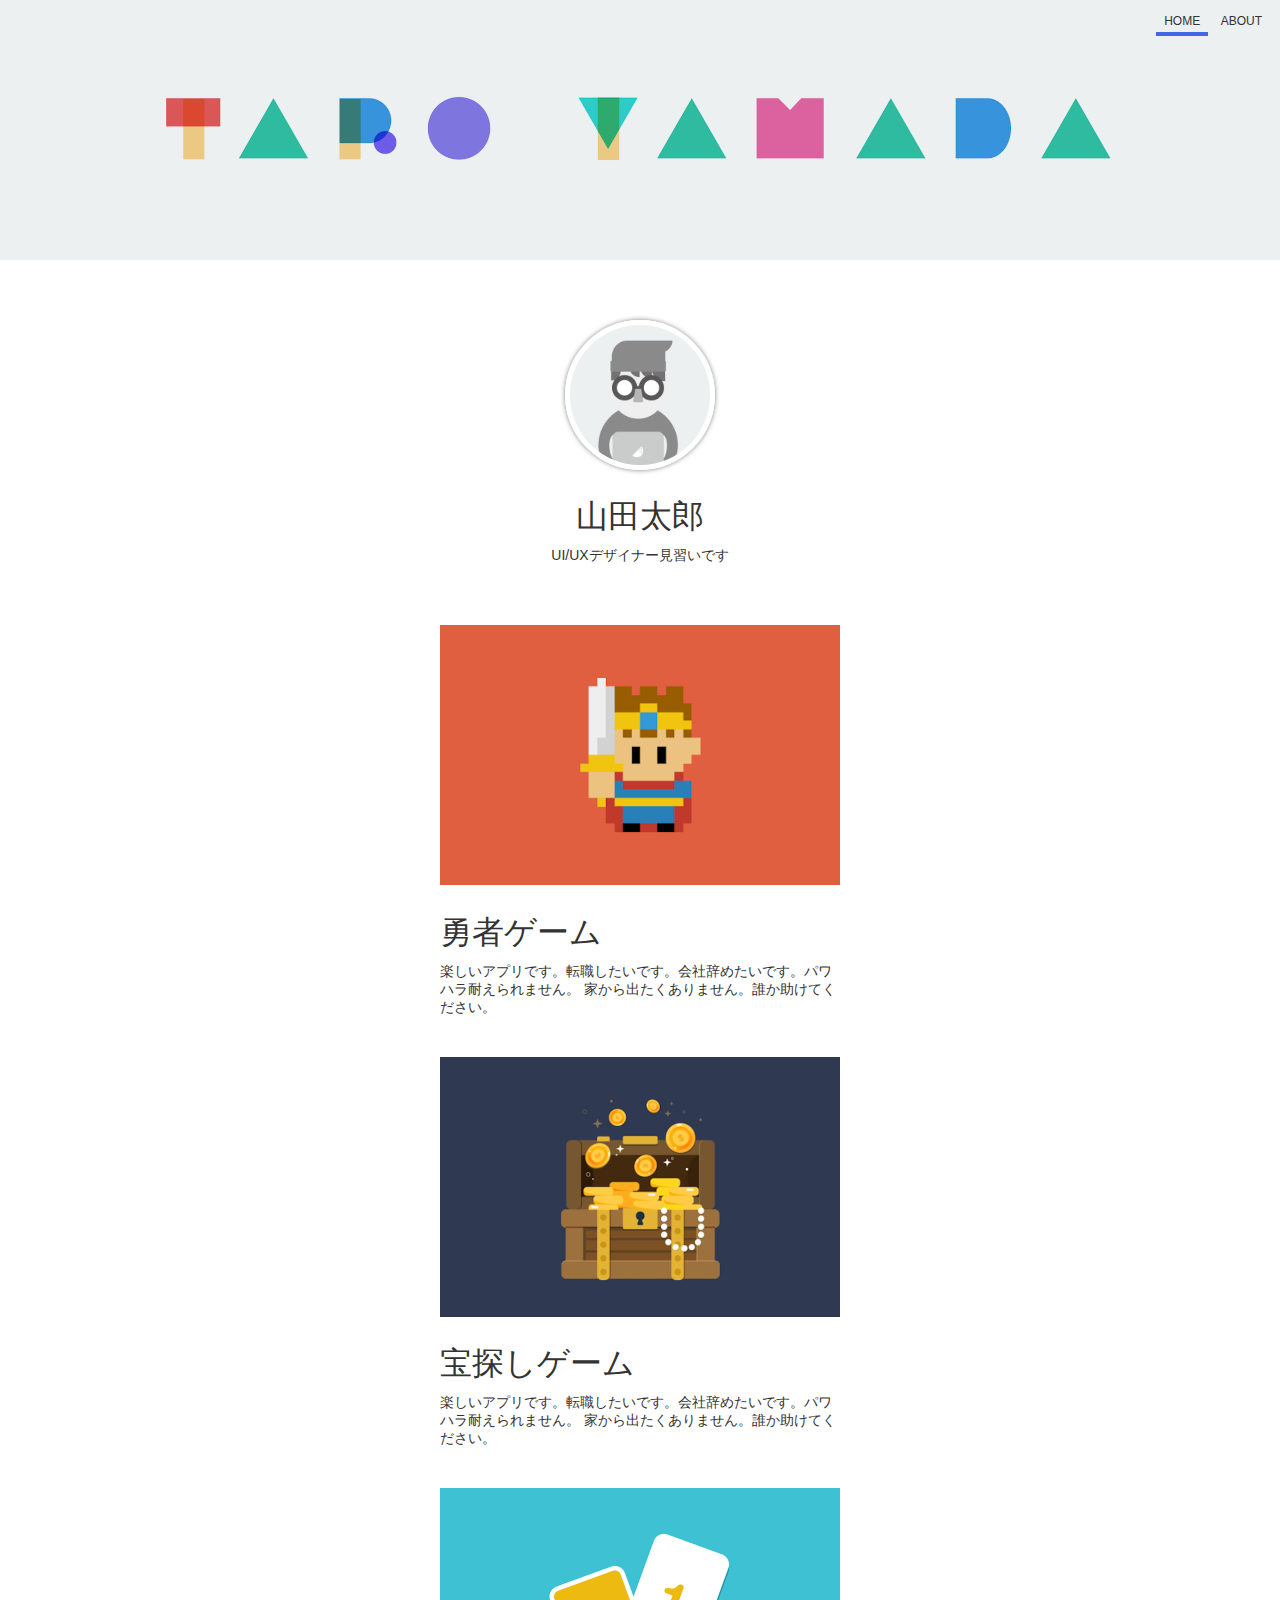
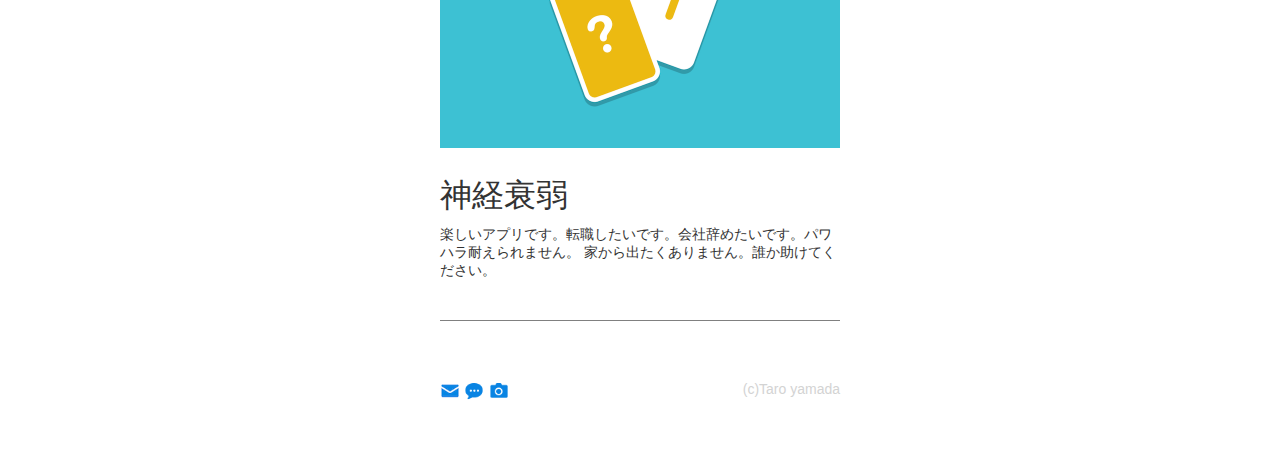
<file: index.html>
<!DOCTYPE html>
<html lang="ja">
  <head>
    <meta charset="utf-8">
    <title>太郎のポートフォリオサイト</title>
    <link rel="icon" href="favicon.ico">
    <meta name="description" content="太郎のポートフォリオサイトです。">
    <link rel="stylesheet" href="css/styles.css">
  </head>
  <body>
    <!-- header -->
    <header>
      <nav>
        <ul>
          <li class="current">
            <a href="index.html">
              HOME
            </a>
          </li>
          <li>
            <a href="about.html">
              ABOUT
            </a>
          </li>
        </ul>
      </nav>
    </header>

<section>
  <img src="html/taro.png" width="140" height="140" alt="太郎のアイコン" class="icon">
  <h1>山田太郎</h1>
  <p>UI/UXデザイナー見習いです</p>

<div class="works">
  <section>
    <img src="html/work1.png" width="400" height="260" alt="勇者ゲーム">
    <h1>勇者ゲーム</h1>
    <p>楽しいアプリです。転職したいです。会社辞めたいです。パワハラ耐えられません。
      家から出たくありません。誰か助けてください。</p>
    </section>

    <section>
      <img src="html/work2.png" width="400" height="260" alt="宝探しゲーム">
      <h1>宝探しゲーム</h1>
      <p>楽しいアプリです。転職したいです。会社辞めたいです。パワハラ耐えられません。
        家から出たくありません。誰か助けてください。</p>
      </section>

      <section>
        <img src="html/work3.png" width="400" height="260" alt="神経衰弱">
        <h1>神経衰弱</h1>
        <p>楽しいアプリです。転職したいです。会社辞めたいです。パワハラ耐えられません。
          家から出たくありません。誰か助けてください。</p>
        </section>
</div>
</section>

<footer>
  <ul>
    <li>
    <a href="mailto:flag735@gmail.com" target="_blank">
      <img src="html/mail.png" width="20" height="20" alt="メール送信">
    </a>
  </li>
    <li>
      <a href="https://dotinstall.com" target="_blank">
        <img src="html/blog.png" width="20" height="20" alt="ブログサイトへ">
      </a>
    </li>
    <li>
      <a href="https://dotinstall.com" target="_blank">
        <img src="html/photos.png" width="20" height="20" alt="写真サイトへ">
      </a>
    </li>
  </ul>
  <p>(c)Taro yamada</p>
</footer>
  </body>


</html>
</file>
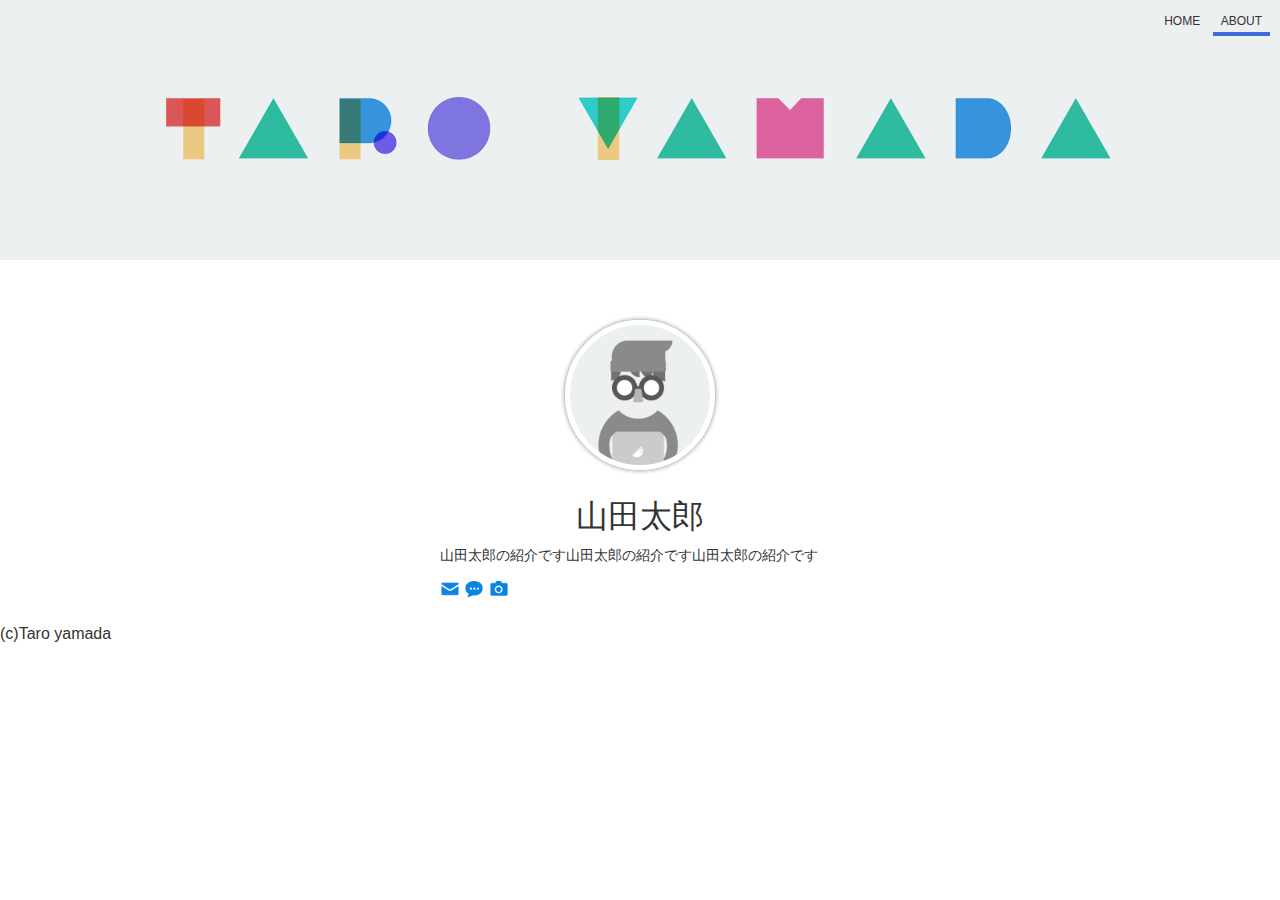
<file: about.html>
<!DOCTYPE html>
<html lang="ja">
  <head>
    <meta charset="utf-8">
    <title>山田太郎について</title>
    <link rel="icon" href="favicon.ico">
    <meta name="description" content="山田太郎について">
<link rel="stylesheet" href="css/styles.css">
  </head>
  <body>
    <!-- header -->
    <header>
      <nav>
        <ul>
          <li>
            <a href="index.html">
              HOME
            </a>
          </li>
          <li class="current">
            <a href="about.html">
              ABOUT
            </a>
          </li>
        </ul>
      </nav>
    </header>

<section class="about">
  <img src="html/taro.png" width="140" height="140" alt="太郎のアイコン" class="icon">
  <h1>山田太郎</h1>
  <p>山田太郎の紹介です山田太郎の紹介です山田太郎の紹介です</p>
</section>

<footer>
  <ul>
    <li>
    <a href="mailto:flag735@gmail.com" target="_blank">
      <img src="html/mail.png" width="20" height="20" alt="メール送信">
    </a>
  </li>
    <li>
      <a href="https://dotinstall.com" target="_blank">
        <img src="html/blog.png" width="20" height="20" alt="ブログサイトへ">
      </a>
    </li>
    <li>
      <a href="https://dotinstall.com" target="_blank">
        <img src="html/photos.png" width="20" height="20" alt="写真サイトへ">
      </a>
    </li>
  </ul>
</footer>
        <p>(c)Taro yamada</p>
  </body>


</html>
</file>
<file: css/styles.css>
body{
  color: #333;
  font-family: Verdana, sans-serif;
  /* margin-top: 0px;
  margin-bottom: 0px;
  margin-right: 0px;
  margin-left: 0px;
  margin: 0px; */
  margin: 0;
}

header{
  background-color: pink;
  text-align: right;
  padding: 10px;
  background-image: url(../html/header.png);
  height: 240px;
  background-size: cover;
  background-position: 50% 50%;
  margin-bottom: 60px;
}

header ul{
  margin: 0;
  list-style: none;
  padding-left: 0;
}

header li{
  display: inline-block;
  /* padding-top: 4px;
  padding-bottom: 4px;
  padding-left: 8px;
  padding-right: 8px; */
  padding: 4px 8px;
  font-size: 12px;
}

header li > a{
  text-decoration: none;
  color: inherit;
}

header li > a:hover{
  color: royalblue;
}

.current {
  border-bottom: 4px solid royalblue;
}

section{
  text-align: center;
}

section h1{
  font-weight: normal;
  margin-bottom: 8px;
}

section p{
  margin-top: 0;
  font-size: 14px;
}

/* section > img */


.icon{
  /* border-radius: 30px; */
  /* border-radius: 70px; */
  border-radius: 50%;
  /* border-color: pink;
  border-width: 5px;
  border-style: solid; */
  /* border: 5px solid pink; */
  border: 5px solid white;
  /* box-shadow:x y blur color */
  /* box-shadow:10px 10px 5px black; */
  box-shadow: 0 0 5px gray;
}

.works{
  width: 400px;
  /* margin-left: auto;
  margin-right: auto; */
  margin: 60px auto;
  border-bottom: 1px solid gray;
}

.works > section{
  margin-bottom: 40px;
}

/* .works h1{
  text-align: left;
}

.works p{
  text-align: left;
} */

.works h1,
.works p{
  text-align: left;
}

footer{
  width: 400px;
  margin: 0 auto 60px;
}

footer ul{
  margin: 0;
  list-style: none;
  padding-left: 0;
  float: left;
}

footer li{
  display: inline-block;
}

footer li > a:hover{
  opacity: 0.6;
}

footer p {
  color: lightgray;
  font-size: 14px;
  text-align: right;
}

.about {
  width: 400px;
  margin: 0 auto; 60px;
}

.about p {
  text-align: left;
}
</file>
